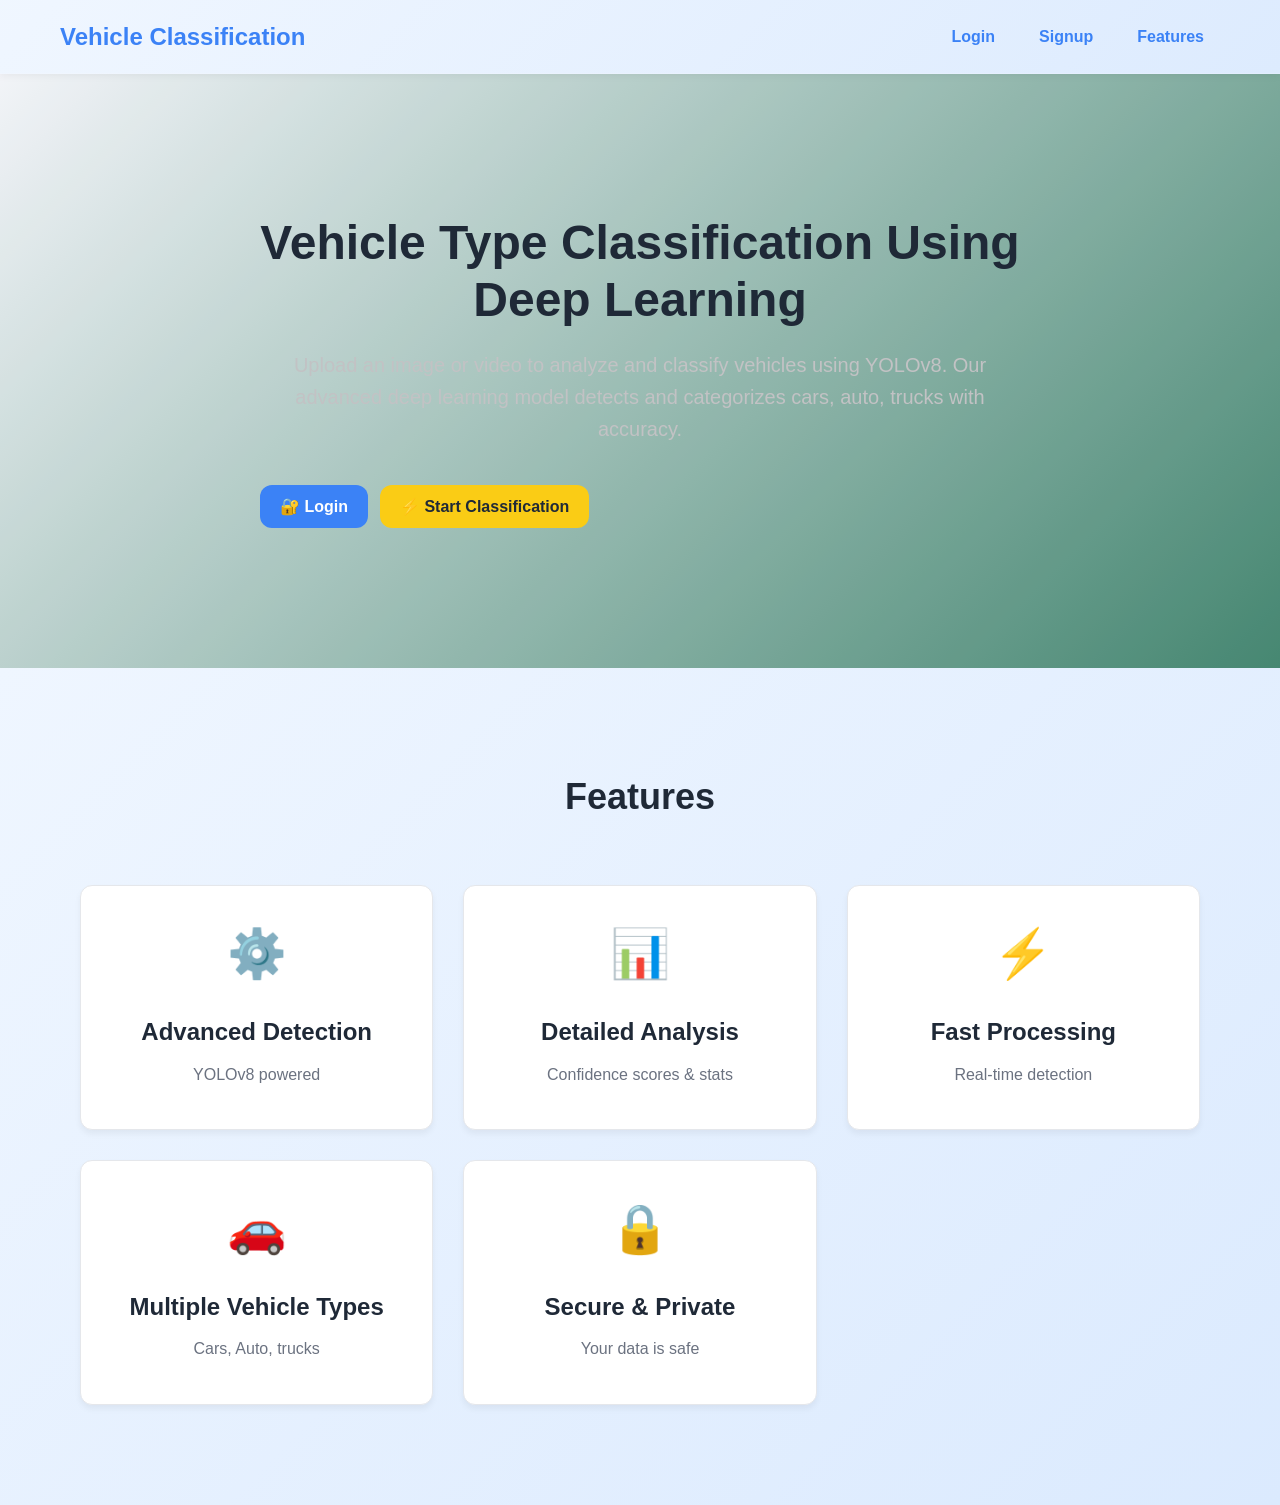
<file: vehicle_type_ui/index.html>
<!DOCTYPE html>
<html lang="en">
<head>
    <meta charset="UTF-8">
    <meta name="viewport" content="width=device-width, initial-scale=1.0">
    <title>Vehicle Type Classification - Home</title>
    <link rel="stylesheet" href="styles.css">
</head>
<body>
    <!-- Navbar -->
    <header class="header">
        <div class="header-content">
            <a href="#" class="logo">Vehicle Classification</a>
            <nav class="nav-buttons">
                <a href="#" onclick="navigate('login.html')" class="nav-link">Login</a>
                <a href="#" onclick="navigate('signup.html')" class="nav-link">Signup</a>
                <a href="#features" class="nav-link scroll-link">Features</a>
            </nav>
        </div>
    </header>

    <!-- Hero Section -->
    <section class="hero">
        <div class="container">
            <div class="hero-content">
                <h1>Vehicle Type Classification Using Deep Learning</h1>
                <p>Upload an image or video to analyze and classify vehicles using YOLOv8. Our advanced deep learning model detects and categorizes cars, auto, trucks with accuracy.</p>
                <div class="button-group">
                    <button class="primary" onclick="navigate('login.html')">
                        🔐 Login
                    </button>
                    <button class="secondary" onclick="navigate('dashboard.html')">
                        ⚡ Start Classification
                    </button>
                </div>
            </div>
        </div>
    </section>

    <!-- Features Section -->
    <section id="features" class="features-section">
        <div class="container">
            <h2>Features</h2>
            <div class="features-grid">
                <div class="feature-box">
                    <div class="feature-icon">⚙️</div>
                    <h3>Advanced Detection</h3>
                    <p>YOLOv8 powered</p>
                </div>
                <div class="feature-box">
                    <div class="feature-icon">📊</div>
                    <h3>Detailed Analysis</h3>
                    <p>Confidence scores & stats</p>
                </div>
                <div class="feature-box">
                    <div class="feature-icon">⚡</div>
                    <h3>Fast Processing</h3>
                    <p>Real-time detection</p>
                </div>
                <div class="feature-box">
                    <div class="feature-icon">🚗</div>
                    <h3>Multiple Vehicle Types</h3>
                    <p>Cars, Auto, trucks </p>
                </div>
                
                <div class="feature-box">
                    <div class="feature-icon">🔒</div>
                    <h3>Secure & Private</h3>
                    <p>Your data is safe</p>
                </div>
            </div>
        </div>
    </section>

    <script src="script.js"></script>
    <script>
        // Smooth scroll for features link
        document.querySelectorAll('.scroll-link').forEach(link => {
            link.addEventListener('click', function(e) {
                e.preventDefault();
                const targetId = this.getAttribute('href').substring(1);
                const targetElement = document.getElementById(targetId);
                if (targetElement) {
                    targetElement.scrollIntoView({ behavior: 'smooth' });
                }
            });
        });
    </script>
</body>
</html>
</file>
<file: vehicle_type_ui/styles.css>
/* ===========================
   GLOBAL CSS STYLES
   =========================== */

* {
  margin: 0;
  padding: 0;
  box-sizing: border-box;
}

body {
  font-family: 'Inter', -apple-system, BlinkMacSystemFont, 'Segoe UI', sans-serif;
  background-color: #F8FAFF;
  margin: 0;
  padding: 0;
  color: #1F2937;
  line-height: 1.6;
}

/* ===========================
   TYPOGRAPHY
   =========================== */

h1 {
  font-size: 32px;
  font-weight: 700;
  margin-bottom: 12px;
  color: #1F2937;
}

h2 {
  font-size: 24px;
  font-weight: 700;
  margin-bottom: 12px;
  color: #1F2937;
}

h3 {
  font-size: 20px;
  font-weight: 600;
  margin-bottom: 8px;
  color: #1F2937;
}

p {
  font-size: 16px;
  color: #6B7280;
  margin-bottom: 12px;
}

/* ===========================
   CARD COMPONENT
   =========================== */

.card {
  background: #FFFFFF;
  border-radius: 16px;
  padding: 24px;
  box-shadow: 0 8px 24px rgba(0, 0, 0, 0.08);
  transition: all 0.3s ease;
}

.card:hover {
  box-shadow: 0 12px 32px rgba(0, 0, 0, 0.12);
}

/* ===========================
   BUTTON STYLES
   =========================== */

button {
  padding: 12px 20px;
  border-radius: 12px;
  border: none;
  cursor: pointer;
  font-size: 16px;
  transition: all 0.3s ease;
  font-weight: 600;
}

button.primary {
  background: #3B82F6;
  color: white;
}

button.primary:hover {
  background: #2563EB;
  transform: scale(1.05);
}

button.primary:active {
  transform: scale(0.98);
}

button.secondary {
  background: #FACC15;
  color: #1F2937;
}

button.secondary:hover {
  background: #EAB308;
  transform: scale(1.05);
}

button.secondary:active {
  transform: scale(0.98);
}

button.tertiary {
  background: transparent;
  color: #3B82F6;
  border: 1px solid #3B82F6;
}

button.tertiary:hover {
  background: #EFF6FF;
  transform: scale(1.05);
}

button.success {
  background: #22C55E;
  color: white;
}

button.success:hover {
  background: #16A34A;
  transform: scale(1.05);
}

/* ===========================
   INPUT FIELDS
   =========================== */

input {
  width: 100%;
  padding: 12px;
  border-radius: 10px;
  border: 1px solid #E5E7EB;
  margin-bottom: 16px;
  font-size: 16px;
  transition: all 0.3s ease;
  font-family: inherit;
}

input:focus {
  outline: none;
  border-color: #3B82F6;
  box-shadow: 0 0 0 3px rgba(59, 130, 246, 0.1);
}

input::placeholder {
  color: #9CA3AF;
}

/* ===========================
   UPLOAD BOX
   =========================== */

.upload-box {
  border: 2px dashed #60A5FA;
  padding: 40px;
  border-radius: 16px;
  text-align: center;
  background: #F0F9FF;
  cursor: pointer;
  transition: all 0.3s ease;
  margin: 20px 0;
}

.upload-box:hover {
  border-color: #3B82F6;
  background: #EFF6FF;
  transform: translateY(-2px);
}

.upload-box icon {
  font-size: 48px;
  color: #3B82F6;
  margin-bottom: 12px;
}

.upload-box-text {
  color: #6B7280;
  margin-bottom: 12px;
}

.upload-box-highlight {
  color: #3B82F6;
  font-weight: 600;
}

/* ===========================
   LAYOUT
   =========================== */

.container {
  max-width: 1200px;
  margin: 0 auto;
  padding: 20px;
}

.center-card {
  display: flex;
  align-items: center;
  justify-content: center;
  min-height: 100vh;
  padding: 20px;
}

.card-wrapper {
  width: 100%;
  max-width: 500px;
}

/* ===========================
   HEADER & NAV
   =========================== */

.header {
  background: linear-gradient(135deg, rgba(239, 246, 255, 0.95), rgba(219, 234, 254, 0.95)), url('https://i.pinimg.com/1200x/fc/37/b6/fc37b6247386724a9ef3830162a744ad.jpg');
  background-size: cover;
  background-position: center;
  background-repeat: no-repeat;
  box-shadow: 0 2px 8px rgba(0, 0, 0, 0.05);
  padding: 16px 0;
  position: sticky;
  top: 0;
  z-index: 100;
  backdrop-filter: blur(10px);
}

.header-content {
  display: flex;
  align-items: center;
  justify-content: space-between;
  max-width: 1200px;
  margin: 0 auto;
  padding: 0 20px;
}

.logo {
  font-size: 24px;
  font-weight: 700;
  color: #3B82F6;
  text-decoration: none;
}

.nav-buttons {
  display: flex;
  gap: 12px;
}

.nav-link {
  color: #3B82F6;
  text-decoration: none;
  font-weight: 600;
  padding: 8px 16px;
  border-radius: 8px;
  transition: all 0.3s ease;
}

.nav-link:hover {
  background: #EFF6FF;
  color: #2563EB;
}

/* ===========================
   HERO SECTION
   =========================== */

.hero {
  background: linear-gradient(135deg, rgba(104, 104, 105, 0.055), rgba(27, 107, 80, 0.9)), url('https://i.pinimg.com/1200x/fc/37/b6/fc37b6247386724a9ef3830162a744ad.jpg');
  background-size: cover;
  background-position: center;
  background-repeat: no-repeat;
  padding: 120px 0;
  text-align: center;
  position: relative;
}

.hero::before {
  content: '';
  position: absolute;
  top: 0;
  left: 0;
  right: 0;
  bottom: 0;
  background: rgba(255, 255, 255, 0.1);
  z-index: 1;
}

.hero-content {
  max-width: 800px;
  margin: 0 auto;
  padding: 0 20px;
  position: relative;
  z-index: 2;
}

.hero h1 {
  font-size: 48px;
  font-weight: 700;
  color: #1F2937;
  margin-bottom: 20px;
  line-height: 1.2;
}

.hero p {
  font-size: 20px;
  color: #c2c2c4;
  margin-bottom: 40px;
  line-height: 1.6;
}

/* ===========================
   FEATURES SECTION
   =========================== */

.features-section {
  padding: 80px 0;
  background: linear-gradient(135deg, #EFF6FF, #DBEAFE);
}

.features-section h2 {
  text-align: center;
  font-size: 36px;
  font-weight: 700;
  color: #1F2937;
  margin-bottom: 60px;
}

.features-grid {
  display: grid;
  grid-template-columns: repeat(auto-fit, minmax(300px, 1fr));
  gap: 30px;
  max-width: 1200px;
  margin: 0 auto;
  padding: 0 20px;
}

.feature-box {
  background: white;
  border: 1px solid #E5E7EB;
  border-radius: 12px;
  padding: 30px;
  text-align: center;
  transition: all 0.3s ease;
  box-shadow: 0 4px 6px rgba(0, 0, 0, 0.05);
}

.feature-box:hover {
  transform: translateY(-5px);
  box-shadow: 0 8px 25px rgba(0, 0, 0, 0.1);
  border-color: #3B82F6;
}

.feature-box .feature-icon {
  font-size: 48px;
  margin-bottom: 20px;
}

.feature-box h3 {
  font-size: 24px;
  font-weight: 600;
  color: #1F2937;
  margin-bottom: 10px;
}

.feature-box p {
  font-size: 16px;
  color: #6B7280;
}

/* ===========================
   TABS
   =========================== */

.tabs {
  display: flex;
  gap: 8px;
  margin-bottom: 24px;
  border-bottom: 1px solid #E5E7EB;
}

.tab-button {
  padding: 12px 20px;
  background: transparent;
  border: none;
  border-bottom: 3px solid transparent;
  color: #6B7280;
  font-weight: 600;
  cursor: pointer;
  transition: all 0.3s ease;
}

.tab-button.active {
  border-bottom-color: #3B82F6;
  color: #3B82F6;
}

.tab-button:hover {
  color: #3B82F6;
}

.tab-content {
  display: none;
}

.tab-content.active {
  display: block;
  animation: fadeIn 0.3s ease;
}

@keyframes fadeIn {
  from {
    opacity: 0;
  }
  to {
    opacity: 1;
  }
}

/* ===========================
   GRID LAYOUT
   =========================== */

.grid {
  display: grid;
  grid-template-columns: repeat(auto-fit, minmax(300px, 1fr));
  gap: 20px;
}

.grid-2 {
  display: grid;
  grid-template-columns: repeat(2, 1fr);
  gap: 20px;
}

@media (max-width: 768px) {
  .grid-2 {
    grid-template-columns: 1fr;
  }
}

/* ===========================
   FEATURE CARD
   =========================== */

.feature-card {
  background: #FFFFFF;
  border-radius: 16px;
  padding: 20px;
  box-shadow: 0 8px 24px rgba(0, 0, 0, 0.08);
  text-align: center;
}

.feature-icon {
  font-size: 40px;
  margin-bottom: 12px;
}

/* ===========================
   BUTTON GROUP
   =========================== */

.button-group {
  display: flex;
  gap: 12px;
  margin-top: 20px;
  flex-wrap: wrap;
}

@media (max-width: 480px) {
  .button-group {
    flex-direction: column;
  }

  button {
    width: 100%;
  }
}

/* ===========================
   ICON HEADING
   =========================== */

.icon-heading {
  display: flex;
  align-items: center;
  gap: 12px;
  margin-bottom: 20px;
}

.icon-heading-icon {
  font-size: 32px;
  color: #3B82F6;
}

.icon-heading-text h1 {
  margin-bottom: 4px;
}

/* ===========================
   GRADIENT BACKGROUND
   =========================== */

.gradient-bg {
  background: linear-gradient(135deg, #EFF6FF, #DBEAFE);
  min-height: 100vh;
  display: flex;
  align-items: center;
  justify-content: center;
}

/* ===========================
   BADGES & TAGS
   =========================== */

.badge {
  display: inline-block;
  padding: 6px 12px;
  border-radius: 20px;
  font-size: 14px;
  font-weight: 600;
  margin-right: 8px;
  margin-bottom: 8px;
}

.badge-primary {
  background: #EFF6FF;
  color: #3B82F6;
}

.badge-success {
  background: #DCFCE7;
  color: #22C55E;
}

.badge-warning {
  background: #FEF3C7;
  color: #F59E0B;
}

/* ===========================
   IMAGE PREVIEW
   =========================== */

.image-preview {
  width: 100%;
  max-width: 500px;
  border-radius: 12px;
  overflow: hidden;
  box-shadow: 0 8px 24px rgba(0, 0, 0, 0.1);
  margin: 20px 0;
}

.image-preview img {
  width: 100%;
  height: auto;
  display: block;
}

/* ===========================
   STATISTICS PANEL
   =========================== */

.stats-panel {
  display: grid;
  grid-template-columns: repeat(auto-fit, minmax(200px, 1fr));
  gap: 16px;
  margin-top: 20px;
}

.stat-item {
  background: #F9FAFB;
  padding: 16px;
  border-radius: 12px;
  border-left: 4px solid #3B82F6;
}

.stat-item-label {
  font-size: 14px;
  color: #6B7280;
  margin-bottom: 8px;
}

.stat-item-value {
  font-size: 24px;
  font-weight: 700;
  color: #1F2937;
}

/* ===========================
   CONFIDENCE TABLE
   =========================== */

.confidence-table {
  width: 100%;
  margin-top: 20px;
  border-collapse: collapse;
}

.confidence-table thead {
  background: #F3F4F6;
}

.confidence-table th,
.confidence-table td {
  padding: 12px;
  text-align: left;
  border-bottom: 1px solid #E5E7EB;
}

.confidence-table th {
  font-weight: 600;
  color: #1F2937;
}

.confidence-table tbody tr:hover {
  background: #F9FAFB;
}

.confidence-bar {
  width: 100%;
  height: 8px;
  background: #E5E7EB;
  border-radius: 4px;
  overflow: hidden;
  margin-top: 4px;
}

.confidence-fill {
  height: 100%;
  background: linear-gradient(90deg, #3B82F6, #60A5FA);
  transition: width 0.3s ease;
}

/* ===========================
   LOADING SPINNER
   =========================== */

.spinner {
  width: 40px;
  height: 40px;
  border: 4px solid #E5E7EB;
  border-top-color: #3B82F6;
  border-radius: 50%;
  animation: spin 0.8s linear infinite;
  margin: 20px auto;
}

@keyframes spin {
  to {
    transform: rotate(360deg);
  }
}

/* ===========================
   PROGRESS BAR
   =========================== */

.progress-bar {
  width: 100%;
  height: 4px;
  background: #E5E7EB;
  border-radius: 2px;
  overflow: hidden;
  margin: 20px 0;
}

.progress-fill {
  height: 100%;
  background: linear-gradient(90deg, #3B82F6, #60A5FA);
  animation: progress 2s ease-in-out;
}

@keyframes progress {
  0% {
    width: 0%;
  }
  100% {
    width: 100%;
  }
}

/* ===========================
   DASHBOARD ENHANCED STYLES
   =========================== */

.dashboard-card {
  background: linear-gradient(135deg, #FFFFFF 0%, #F8FAFF 100%);
  border-radius: 20px;
  padding: 32px;
  box-shadow: 0 12px 40px rgba(0, 0, 0, 0.08);
  border: 1px solid rgba(59, 130, 246, 0.1);
  transition: all 0.4s cubic-bezier(0.4, 0, 0.2, 1);
}

.dashboard-card:hover {
  transform: translateY(-8px);
  box-shadow: 0 20px 60px rgba(0, 0, 0, 0.12);
  border-color: rgba(59, 130, 246, 0.2);
}

.tabs {
  display: flex;
  gap: 8px;
  margin-bottom: 32px;
  border-bottom: 2px solid #E5E7EB;
  padding-bottom: 16px;
}

.tab-button {
  padding: 16px 32px;
  background: linear-gradient(135deg, #F3F4F6 0%, #E5E7EB 100%);
  border: 2px solid transparent;
  border-radius: 16px;
  color: #6B7280;
  font-weight: 600;
  cursor: pointer;
  transition: all 0.3s cubic-bezier(0.4, 0, 0.2, 1);
  position: relative;
  overflow: hidden;
}

.tab-button::before {
  content: '';
  position: absolute;
  top: 0;
  left: -100%;
  width: 100%;
  height: 100%;
  background: linear-gradient(90deg, transparent, rgba(59, 130, 246, 0.1), transparent);
  transition: left 0.5s;
}

.tab-button:hover::before {
  left: 100%;
}

.tab-button.active {
  background: linear-gradient(135deg, #3B82F6 0%, #2563EB 100%);
  color: white;
  border-color: #3B82F6;
  box-shadow: 0 8px 25px rgba(59, 130, 246, 0.3);
  transform: translateY(-2px);
}

.tab-button:hover {
  transform: translateY(-2px);
  box-shadow: 0 8px 25px rgba(0, 0, 0, 0.1);
}

/* ===========================
   UPLOAD ENHANCED STYLES
   =========================== */

.upload-container {
  max-width: 800px;
  margin: 0 auto;
  padding: 40px 20px;
}

.upload-card {
  background: linear-gradient(135deg, #FFFFFF 0%, #F8FAFF 100%);
  border-radius: 24px;
  padding: 48px;
  box-shadow: 0 20px 60px rgba(0, 0, 0, 0.1);
  border: 2px solid rgba(59, 130, 246, 0.08);
  transition: all 0.4s cubic-bezier(0.4, 0, 0.2, 1);
}

.upload-card:hover {
  transform: translateY(-4px);
  box-shadow: 0 30px 80px rgba(0, 0, 0, 0.15);
  border-color: rgba(59, 130, 246, 0.15);
}

.upload-box {
  border: 3px dashed #60A5FA;
  padding: 60px;
  border-radius: 20px;
  text-align: center;
  background: linear-gradient(135deg, #F0F9FF 0%, #E0F2FE 100%);
  cursor: pointer;
  transition: all 0.4s cubic-bezier(0.4, 0, 0.2, 1);
  margin: 32px 0;
  position: relative;
  overflow: hidden;
}

.upload-box::before {
  content: '';
  position: absolute;
  top: 0;
  left: -100%;
  width: 100%;
  height: 100%;
  background: linear-gradient(90deg, transparent, rgba(59, 130, 246, 0.1), transparent);
  transition: left 0.6s;
}

.upload-box:hover::before {
  left: 100%;
}

.upload-box:hover {
  border-color: #3B82F6;
  background: linear-gradient(135deg, #EFF6FF 0%, #DBEAFE 100%);
  transform: translateY(-4px);
  box-shadow: 0 20px 40px rgba(59, 130, 246, 0.2);
}

.upload-box.dragover {
  border-color: #22C55E;
  background: linear-gradient(135deg, #DCFCE7 0%, #BBF7D0 100%);
  transform: scale(1.02);
}

.upload-box-icon {
  font-size: 64px;
  color: #3B82F6;
  margin-bottom: 20px;
  transition: all 0.3s ease;
}

.upload-box:hover .upload-box-icon {
  transform: scale(1.1);
  color: #2563EB;
}

.upload-box-text {
  color: #374151;
  margin-bottom: 16px;
  font-size: 18px;
  font-weight: 600;
}

.upload-box-highlight {
  color: #3B82F6;
  font-weight: 700;
  transition: color 0.3s ease;
}

.upload-box:hover .upload-box-highlight {
  color: #2563EB;
}

/* ===========================
   RESPONSIVE DESIGN
   =========================== */

@media (max-width: 768px) {
  h1 {
    font-size: 24px;
  }

  h2 {
    font-size: 20px;
  }

  .card {
    padding: 16px;
  }

  .upload-box {
    padding: 32px;
  }

  .icon-heading {
    flex-direction: column;
    text-align: center;
  }

  .grid-2 {
    grid-template-columns: 1fr;
  }

  .header-content {
    flex-direction: column;
    gap: 12px;
  }

  .nav-buttons {
    width: 100%;
    flex-direction: column;
  }

  .nav-buttons button {
    width: 100%;
  }

  .dashboard-card {
    padding: 24px;
  }

  .upload-card {
    padding: 32px;
  }

  .tab-button {
    padding: 12px 24px;
    font-size: 14px;
  }
}

/* ===========================
   ANIMATION UTILITIES
   =========================== */

.fade-in {
  animation: fadeIn 0.3s ease;
}

.slide-up {
  animation: slideUp 0.3s ease;
}

@keyframes slideUp {
  from {
    opacity: 0;
    transform: translateY(20px);
  }
  to {
    opacity: 1;
    transform: translateY(0);
  }
}
</file>
